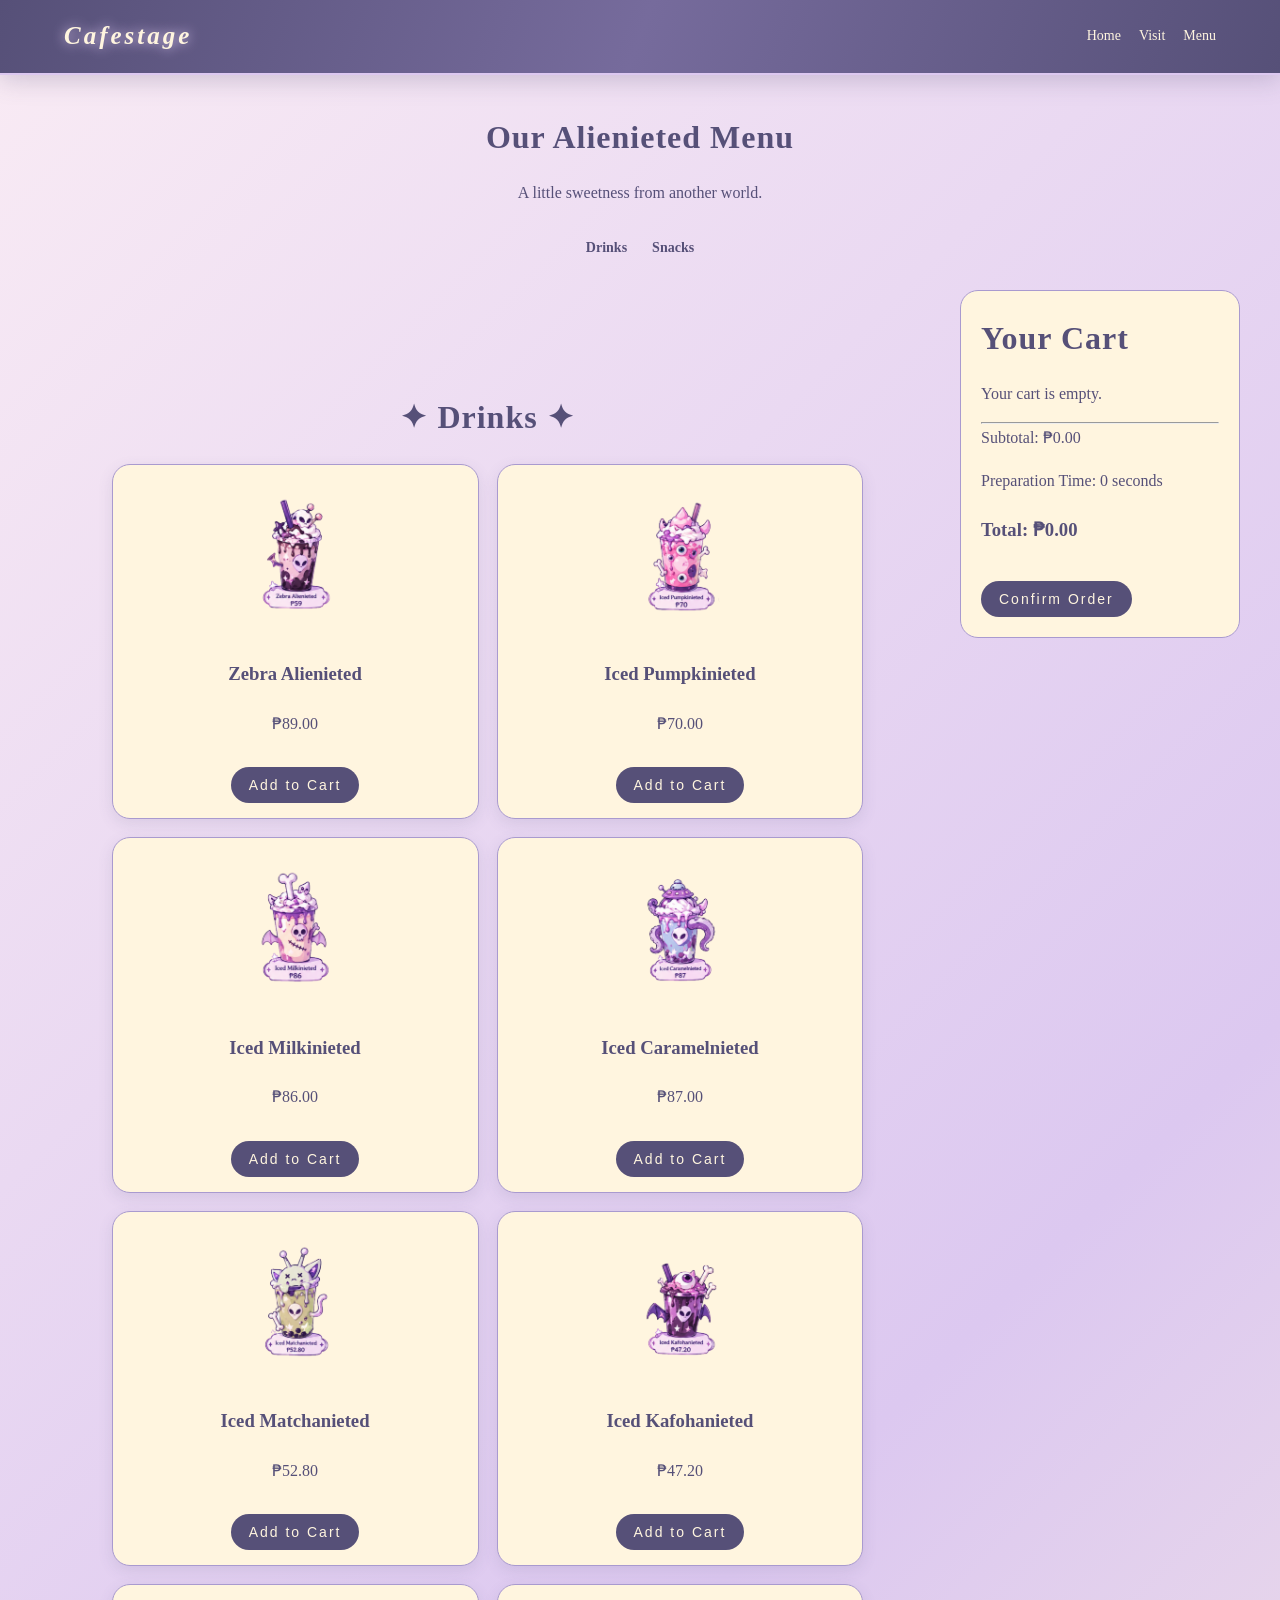
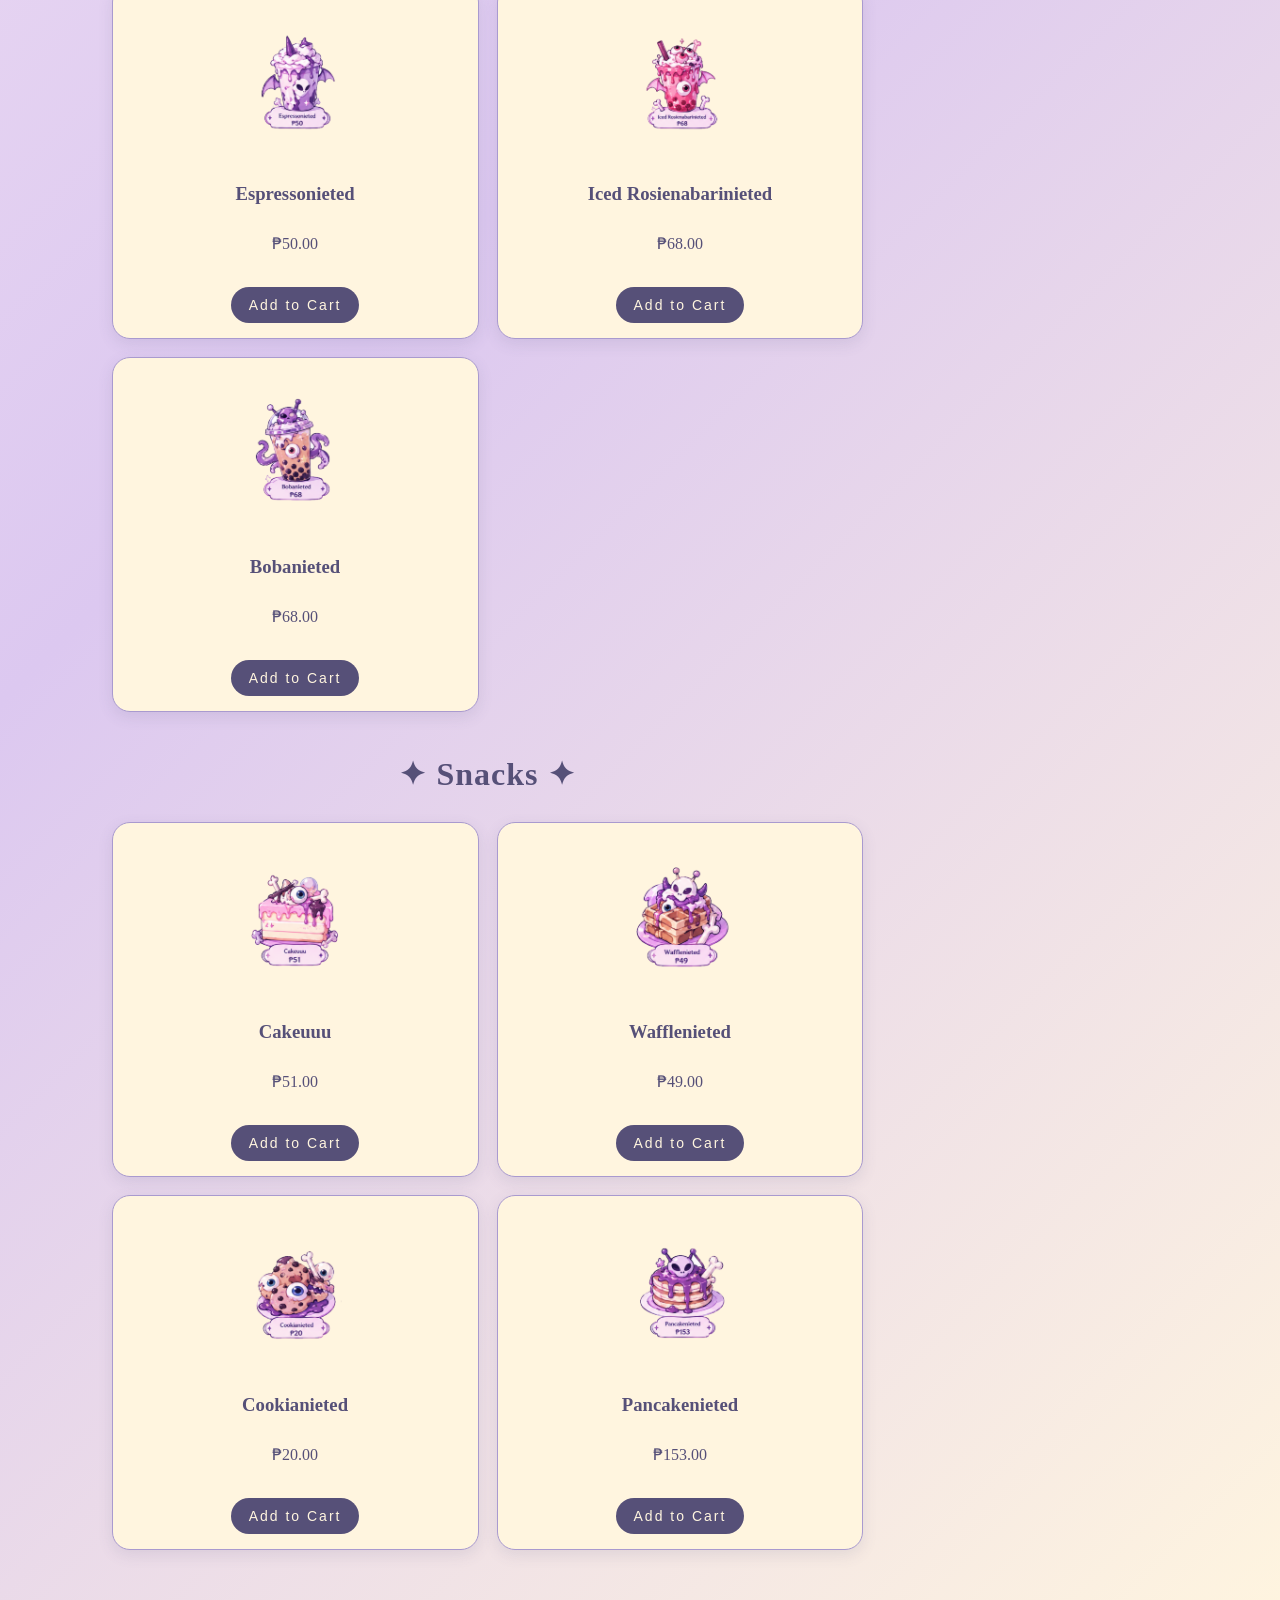
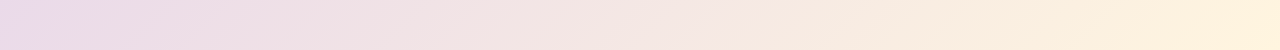
<file: menu.html>
<!DOCTYPE html>
<html lang="en">

<head>
    <meta charset="UTF-8">
    <meta name="viewport" content="width=device-width, initial-scale=1.0">
    <title>Menu | Cafestage</title>
    <link rel="stylesheet" href="style.css">
</head>

<body>

    <header>
        <h1>Cafestage</h1>
        <nav>
            <a href="index.html">Home</a>
            <a href="visit.html">Visit</a>
            <a href="menu.html">Menu</a>
        </nav>
    </header>

    <main class="menu-section">

        <h2>Our Alienieted Menu</h2>
        <p>A little sweetness from another world.</p>

        <nav class="menu-nav">
            <a href="#drinks">Drinks</a>
            <a href="#snacks">Snacks</a>
        </nav>

        <div class="menu-layout">

            <section class="products-area">

                <h2 id="drinks">✦ Drinks ✦</h2>

                <div id="drink-list" class="product-grid"></div>

                <h2 id="snacks">✦ Snacks ✦</h2>

                <div id="snack-list" class="product-grid"></div>

            </section>

            <aside class="cart-area">

                <h2>Your Cart</h2>

                <div id="cart-items">
                    <p>Your cart is empty.</p>
                </div>

                <hr>

                <p>Subtotal: ₱<span id="subtotal">0.00</span></p>

                <p>Preparation Time:
                    <span id="prep-time">0</span> seconds
                </p>

                <h3>Total: ₱<span id="total">0.00</span></h3>

                <button onclick="confirmOrder()">
                    Confirm Order
                </button>

            </aside>

        </div>

    </main>

    <script src="script.js"></script>

</body>
</html>
</file>
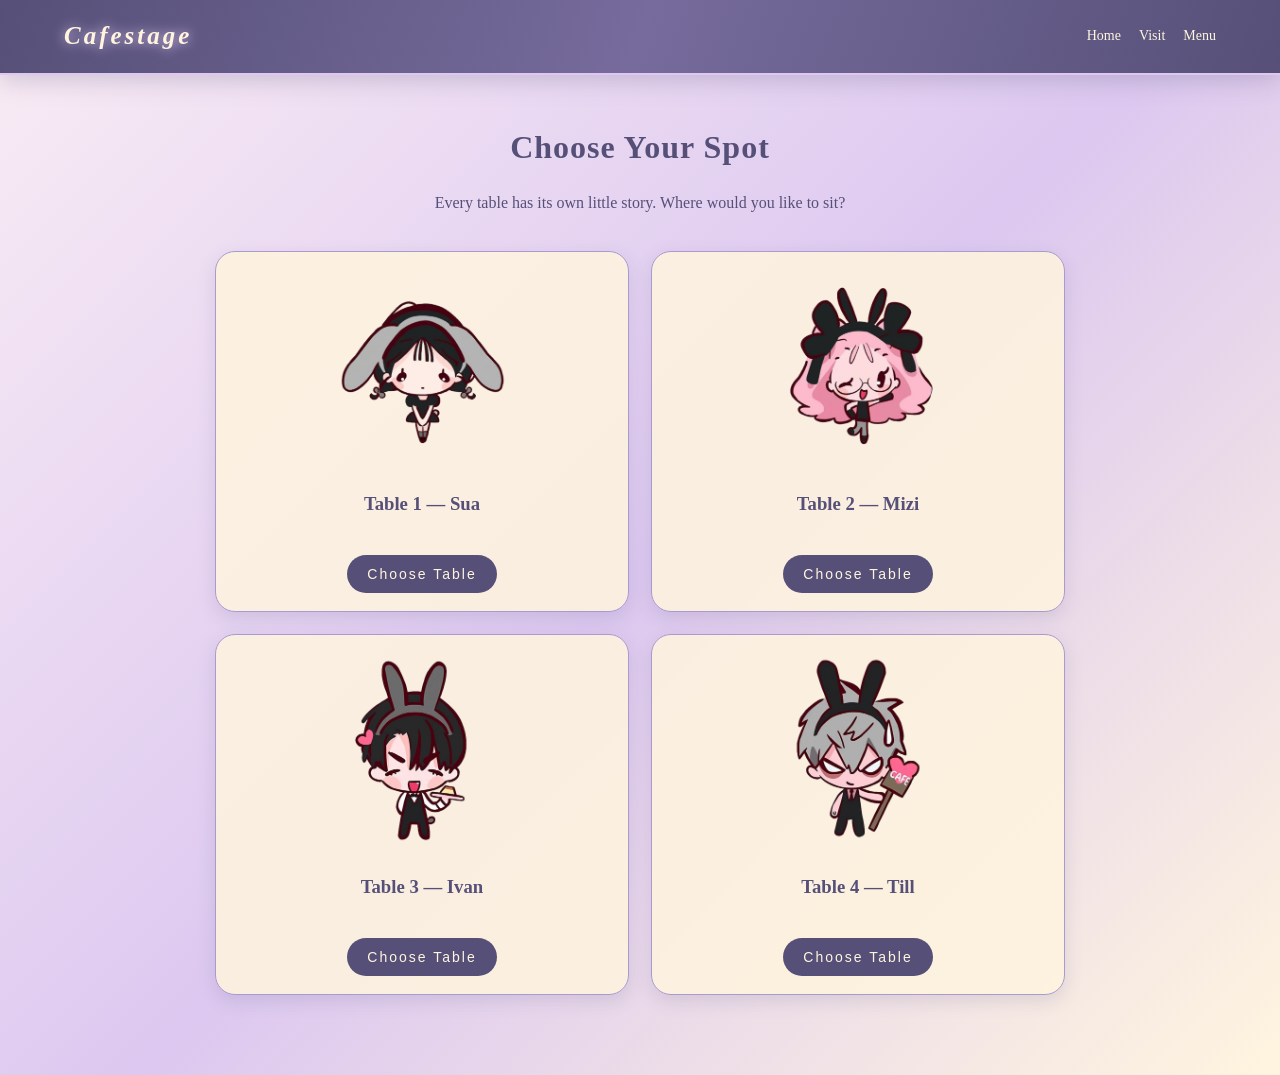
<file: seats.html>
<!DOCTYPE html>
<html lang="en">

<head>
    <meta charset="UTF-8">
    <meta name="viewport" content="width=device-width, initial-scale=1.0">
    <title>Choose Your Table | Cafestage</title>
    <link rel="stylesheet" href="style.css">
</head>

<body>

    <header>
        <h1>Cafestage</h1>
        <nav>
            <a href="index.html">Home</a>
            <a href="visit.html">Visit</a>
            <a href="menu.html">Menu</a>
        </nav>
    </header>

    <main class="seats-section">

        <h2>Choose Your Spot</h2>
        <p>Every table has its own little story. Where would you like to sit?</p>

        <div class="table-grid">

            <div class="table-card">
                <img src="images/sua.png" alt="Sua's table">
                <h3>Table 1 — Sua</h3>
                <button onclick="selectTable('Table 1 — Sua')">
                    Choose Table
                </button>
            </div>

            <div class="table-card">
                <img src="images/mizi.png" alt="Mizi's table">
                <h3>Table 2 — Mizi</h3>
                <button onclick="selectTable('Table 2 — Mizi')">
                    Choose Table
                </button>
            </div>

            <div class="table-card">
                <img src="images/ivan.png" alt="Ivan's table">
                <h3>Table 3 — Ivan</h3>
                <button onclick="selectTable('Table 3 — Ivan')">
                    Choose Table
                </button>
            </div>

            <div class="table-card">
                <img src="images/till.png" alt="Till's table">
                <h3>Table 4 — Till</h3>
                <button onclick="selectTable('Table 4 — Till')">
                    Choose Table
                </button>
            </div>

        </div>

        <div id="selected-table"></div>

    </main>

    <script src="script.js"></script>

</body>
</html>
</file>
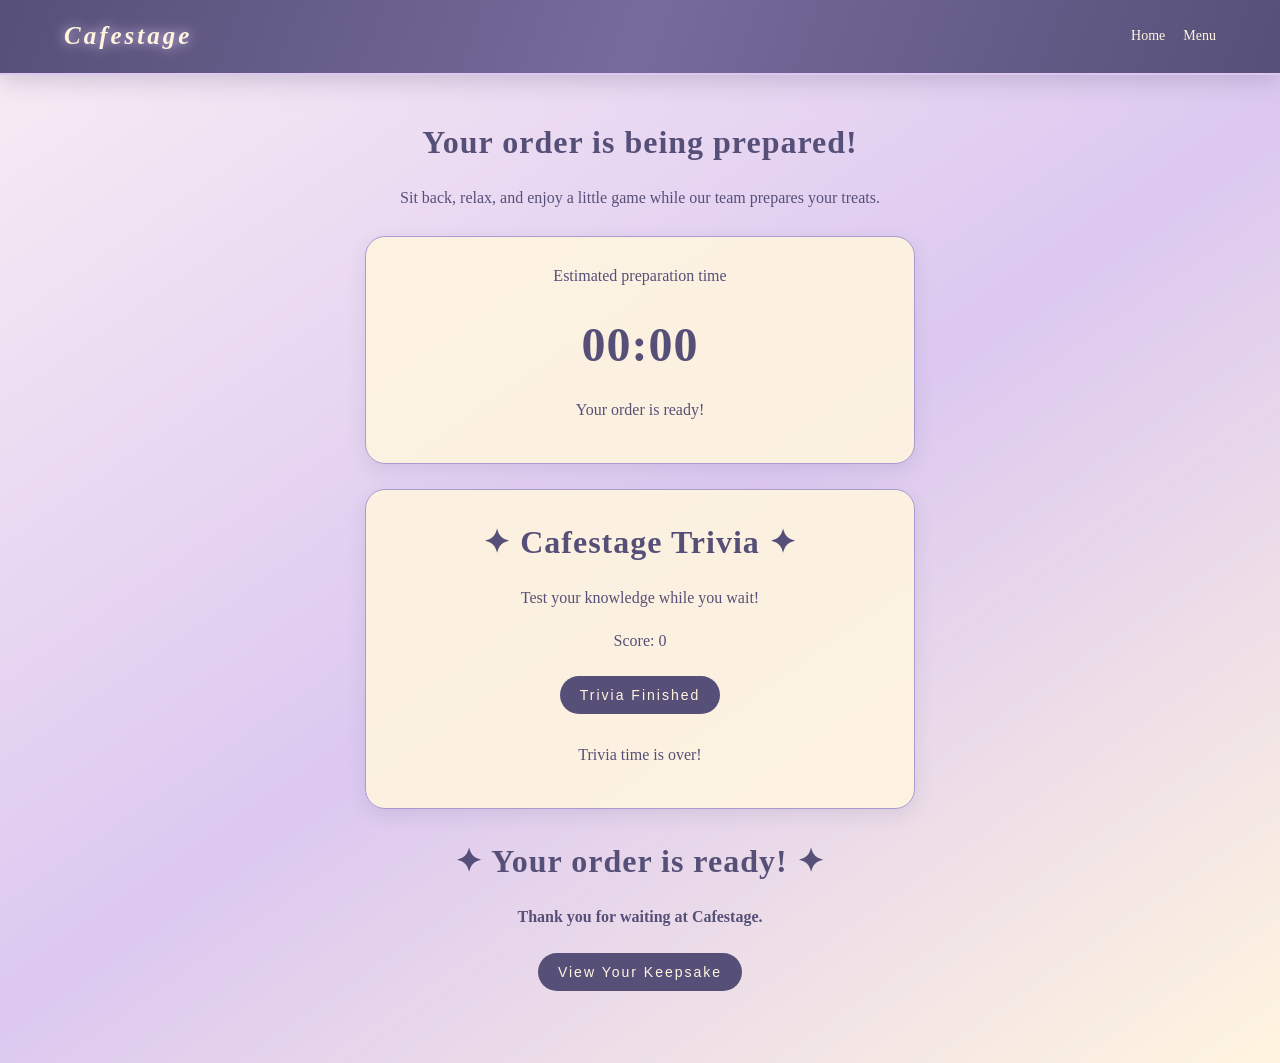
<file: waiting.html>
<!DOCTYPE html>
<html lang="en">

<head>
    <meta charset="UTF-8">
    <meta name="viewport" content="width=device-width, initial-scale=1.0">
    <title>While You Wait | Cafestage</title>
    <link rel="stylesheet" href="style.css">
</head>

<body>

    <header>
        <h1>Cafestage</h1>
        <nav>
            <a href="index.html">Home</a>
            <a href="menu.html">Menu</a>
        </nav>
    </header>

    <main class="waiting-section">

        <h2>Your order is being prepared!</h2>

        <p class="waiting-description">
            Sit back, relax, and enjoy a little game while our
            team prepares your treats.
        </p>

        <div class="timer-card">
            <p>Estimated preparation time</p>
            <h2 id="countdown">00:00</h2>
            <p id="timer-message">Your order is on its way!</p>
        </div>

        <section class="trivia-card">

            <h2>✦ Cafestage Trivia ✦</h2>

            <p>Test your knowledge while you wait!</p>

            <p id="score">Score: 0</p>

            <button id="start-trivia" onclick="startTrivia()">
                Play Trivia
            </button>

            <div id="trivia-area"></div>

        </section>

        <div id="ready-area"></div>

    </main>

    <script src="script.js"></script>

</body>
</html>
</file>
<file: style.css>
/* =================================
   CAFESTAGE - MAIN DESIGN
================================= */

/* 1. COLOR PALETTE */

:root {
    --cloud-pink: #F8EAF4;
    --dream-lavender: #DCC8F0;
    --twilight: #A99ACF;
    --midnight-plum: #565078;
    --starlight-cream: #FFF5DF;
}


/* 2. BASIC SETTINGS */

* {
    margin: 0;
    padding: 0;
    box-sizing: border-box;
    scroll-behavior: smooth;
}

body {
    font-family: Georgia, serif;
    background: var(--cloud-pink);
    color: var(--midnight-plum);
    line-height: 1.7;
}


/* 3. HEADER AND NAVIGATION */

header {
    background: var(--midnight-plum);
    color: var(--starlight-cream);

    padding: 15px 5%;

    display: flex;
    align-items: center;
    justify-content: space-between;
    flex-wrap: wrap;

    gap: 15px;
}

header img {
    width: 55px;
    height: 55px;
    object-fit: contain;
}

header h1 {
    font-size: 25px;
    letter-spacing: 3px;
}

nav {
    display: flex;
    flex-wrap: wrap;
    gap: 18px;
}

nav a {
    color: var(--starlight-cream);
    text-decoration: none;
    font-size: 14px;
    transition: 0.3s;
}

nav a:hover {
    color: var(--dream-lavender);
}


/* 4. GENERAL SECTIONS */

section {
    padding: 65px 8%;
    text-align: center;
}

h2 {
    font-size: 32px;
    margin-bottom: 15px;
    letter-spacing: 1px;
}

h3 {
    margin: 20px 0;
}

p {
    margin-bottom: 15px;
}


/* 5. HOMEPAGE WELCOME */

#home {
    min-height: 85vh;

    display: flex;
    flex-direction: column;
    justify-content: center;
    align-items: center;

    background:
        radial-gradient(
            circle at top,
            #FFF5DF,
            #F8EAF4,
            #DCC8F0
        );

    padding: 50px 7%;
}

#home > p:first-child {
    letter-spacing: 5px;
    font-size: 12px;
}

#home h2 {
    font-size: 48px;
    letter-spacing: 5px;
}

#home img {
    max-width: 100%;
    height: auto;
    border-radius: 15px;
    margin: 15px 0;
}

#home img:nth-of-type(2) {
    width: 420px;
    max-height: 220px;
    object-fit: cover;
}


/* 6. BUTTON DESIGN */

button,
#home a {
    display: inline-block;

    background: var(--midnight-plum);
    color: var(--starlight-cream);

    border: 1px solid var(--twilight);
    border-radius: 30px;

    padding: 13px 30px;
    margin-top: 15px;

    font-size: 14px;
    letter-spacing: 2px;

    text-decoration: none;
    cursor: pointer;

    transition: 0.3s;
}

button:hover,
#home a:hover {
    background: var(--twilight);
    color: white;

    box-shadow: 0 0 20px #A99ACF;
    transform: translateY(-3px);
}


/* 7. ABOUT SECTION */

#about {
    background: var(--starlight-cream);
    padding: 80px 12%;
}

#about h2 {
    color: var(--midnight-plum);
}

#about p {
    max-width: 750px;
    margin: 15px auto;
}


/* 8. FOOTER */

footer {
    background: var(--midnight-plum);
    color: var(--starlight-cream);

    padding: 35px 15px;
    text-align: center;
}

footer a {
    color: var(--dream-lavender);
    text-decoration: none;
    margin: 10px;
}


/* 9. MOBILE RESPONSIVENESS */

@media (max-width: 600px) {

    header {
        justify-content: center;
        text-align: center;
    }

    nav {
        justify-content: center;
        gap: 12px;
    }

    nav a {
        font-size: 12px;
    }

    #home h2 {
        font-size: 34px;
    }

    h2 {
        font-size: 26px;
    }

    section {
        padding: 45px 6%;
    }

    #about {
        padding: 55px 8%;
    }
}


/* =================================
   CAFESTAGE - CELESTIAL ENHANCEMENTS
================================= */

/* BACKGROUND ATMOSPHERE */

body {
    background:
        radial-gradient(
            ellipse at 15% 10%,
            rgba(220, 200, 240, 0.8),
            transparent 45%
        ),
        radial-gradient(
            ellipse at 85% 80%,
            rgba(169, 154, 207, 0.35),
            transparent 45%
        ),
        #F8EAF4;
}


/* HEADER ENHANCEMENT */

header {
    background:
        linear-gradient(
            110deg,
            #565078,
            #766B9C,
            #565078
        );

    box-shadow: 0 5px 25px rgba(86, 80, 120, 0.25);

    border-bottom: 2px solid #DCC8F0;

    position: sticky;
    top: 0;
    z-index: 100;
}

header h1 {
    font-family: Georgia, serif;
    font-style: italic;
    text-shadow: 0 0 12px #DCC8F0;
}

header img {
    filter: drop-shadow(0 0 8px #DCC8F0);
}


/* NAVIGATION EFFECTS */

nav a {
    position: relative;
    padding: 5px 0;
}

nav a::after {
    content: "";
    position: absolute;
    bottom: -4px;
    left: 0;

    width: 0;
    height: 2px;

    background: #FFF5DF;
    transition: 0.3s;
}

nav a:hover::after {
    width: 100%;
}


/* HOMEPAGE WELCOME */

#home {
    position: relative;
    overflow: hidden;

    background:
        linear-gradient(
            135deg,
            #FFF5DF,
            #F8EAF4,
            #DCC8F0,
            #A99ACF
        );

    border-bottom: 1px solid #DCC8F0;
}

#home::before {
    content: "✦     ☾     ✧";
    position: absolute;
    top: 30px;
    left: 8%;

    font-size: 30px;
    color: #A99ACF;
    letter-spacing: 20px;
}

#home::after {
    content: "✧     ✦     ☽";
    position: absolute;
    bottom: 25px;
    right: 8%;

    font-size: 30px;
    color: #A99ACF;
    letter-spacing: 20px;
}

#home > p:first-child {
    color: #766B9C;
    font-weight: bold;
}

#home h2 {
    color: #565078;

    font-family: Georgia, serif;
    font-style: italic;

    text-shadow:
        2px 3px 0 #FFF5DF,
        0 0 20px rgba(169, 154, 207, 0.7);
}

#home img:first-of-type {
    width: min(850px, 100%);
    border: 5px solid #FFF5DF;

    box-shadow:
        0 10px 35px rgba(86, 80, 120, 0.25);
}

#home img:nth-of-type(2) {
    border: 3px solid #FFF5DF;

    box-shadow:
        0 0 25px rgba(86, 80, 120, 0.25);
}


/* ENTER CAFE BUTTON */

#home a {
    margin-top: 25px;
    padding: 16px 45px;

    border: 2px solid #FFF5DF;

    background:
        linear-gradient(
            135deg,
            #565078,
            #8D7FB7
        );

    box-shadow:
        0 0 15px rgba(169, 154, 207, 0.7),
        0 8px 20px rgba(86, 80, 120, 0.2);

    font-weight: bold;
}

#home a:hover {
    letter-spacing: 4px;
    box-shadow: 0 0 30px #A99ACF;
}


/* ABOUT SECTION */

#about {
    position: relative;

    background:
        linear-gradient(
            145deg,
            #FFF5DF,
            #F8EAF4
        );

    border-top: 5px double #DCC8F0;
    border-bottom: 5px double #DCC8F0;
}

#about h2 {
    font-family: Georgia, serif;
    font-style: italic;
    font-size: 36px;
}

#about h2::after {
    content: " ✦";
    color: #A99ACF;
}

#about p {
    line-height: 2;
    color: #565078;
}


/* FOOTER ENHANCEMENT */

footer {
    background:
        linear-gradient(
            120deg,
            #565078,
            #766B9C,
            #565078
        );

    border-top: 3px solid #DCC8F0;
}

footer a {
    display: inline-block;
    padding: 7px 15px;

    border: 1px solid #A99ACF;
    border-radius: 20px;

    transition: 0.3s;
}

footer a:hover {
    background: #DCC8F0;
    color: #565078;
}


/* MOBILE ADJUSTMENTS */

@media (max-width: 600px) {

    #home::before,
    #home::after {
        font-size: 18px;
        letter-spacing: 8px;
    }

    #home h2 {
        font-size: 36px;
    }

    #about h2 {
        font-size: 29px;
    }

}


/* =========================
   VISIT PAGE
========================= */

.visit-section {
    text-align: center;
    padding: 50px 20px;
    min-height: 80vh;
    background: linear-gradient(
        145deg,
        #F8EAF4,
        #DCC8F0,
        #FFF5DF
    );
}

.visit-section h2 {
    color: #565078;
    font-size: 2rem;
}

.visit-section h3 {
    color: #565078;
    margin-top: 30px;
}

.visit-gif {
    width: 220px;
    max-width: 85%;
    display: block;
    margin: 25px auto;
    border-radius: 18px;
}

.visit-options {
    display: flex;
    justify-content: center;
    gap: 15px;
    flex-wrap: wrap;
    margin: 25px;
}

.visit-options button {
    background: #565078;
    color: #FFF5DF;
    border: 2px solid #A99ACF;
    padding: 13px 28px;
    border-radius: 25px;
    cursor: pointer;
    font-size: 1rem;
}

.visit-options button:hover {
    background: #A99ACF;
    transform: translateY(-3px);
}



/* =========================
   TABLE SELECTION PAGE
========================= */

.seats-section {
    text-align: center;
    padding: 45px 20px;
    min-height: 80vh;
    background: linear-gradient(
        135deg,
        #F8EAF4,
        #DCC8F0,
        #FFF5DF
    );
}

.seats-section h2 {
    color: #565078;
    font-size: 2rem;
}

.table-grid {
    display: grid;
    grid-template-columns: repeat(2, minmax(0, 1fr));
    gap: 22px;
    max-width: 850px;
    margin: 35px auto;
}

.table-card {
    background: rgba(255, 245, 223, 0.85);
    padding: 18px;
    border: 1px solid #A99ACF;
    border-radius: 20px;
    box-shadow: 0 6px 18px rgba(86, 80, 120, 0.15);
}

.table-card img {
    width: 100%;
    height: 190px;
    object-fit: contain;
    border-radius: 12px;
}

.table-card h3 {
    color: #565078;
}

.table-card button {
    background: #565078;
    color: #FFF5DF;
    padding: 11px 20px;
    border: none;
    border-radius: 20px;
    cursor: pointer;
}

#selected-table {
    margin: 30px auto;
    max-width: 600px;
    color: #565078;
}

@media (max-width: 600px) {
    .table-grid {
        grid-template-columns: 1fr;
    }
}



/* =========================
   MENU PAGE
========================= */

.menu-section {
    padding: 35px 20px;
    min-height: 100vh;
    background: linear-gradient(
        135deg,
        #F8EAF4,
        #DCC8F0,
        #FFF5DF
    );
}

.menu-section > h2,
.menu-section > p {
    text-align: center;
    color: #565078;
}

.menu-nav {
    display: flex;
    justify-content: center;
    gap: 25px;
    margin: 25px;
}

.menu-nav a {
    color: #565078;
    font-weight: bold;
    text-decoration: none;
}

.menu-layout {
    display: grid;
    grid-template-columns: minmax(0, 1fr) 280px;
    gap: 25px;
    max-width: 1200px;
    margin: auto;
    align-items: start;
}

.products-area h2 {
    color: #565078;
    text-align: center;
    margin: 35px 0 20px;
}

.product-grid {
    display: grid;
    grid-template-columns: repeat(2, minmax(0, 1fr));
    gap: 18px;
}

.product-card {
    background: #FFF5DF;
    border: 1px solid #A99ACF;
    border-radius: 18px;
    padding: 15px;
    text-align: center;
    box-shadow: 0 5px 15px rgba(86, 80, 120, 0.12);
}

.product-card img {
    width: 100%;
    height: 150px;
    object-fit: contain;
}

.product-card h3 {
    color: #565078;
}

.product-card button,
.cart-area button {
    background: #565078;
    color: #FFF5DF;
    border: none;
    border-radius: 20px;
    padding: 10px 18px;
    cursor: pointer;
}

.cart-area {
    background: #FFF5DF;
    border: 1px solid #A99ACF;
    border-radius: 18px;
    padding: 20px;
    position: sticky;
    top: 100px;
    color: #565078;
}

.cart-item {
    border-bottom: 1px solid #DCC8F0;
    padding: 10px 0;
}

.cart-item button {
    padding: 4px 10px;
    margin: 3px;
}

@media (max-width: 750px) {
    .menu-layout {
        grid-template-columns: 1fr;
    }

    .cart-area {
        position: static;
    }
}

@media (max-width: 450px) {
    .product-grid {
        grid-template-columns: 1fr;
    }
}


/* =========================
   WAITING PAGE
========================= */

.waiting-section {
    min-height: 85vh;
    padding: 40px 20px;
    text-align: center;
    background: linear-gradient(
        145deg,
        #F8EAF4,
        #DCC8F0,
        #FFF5DF
    );
}

.waiting-section > h2 {
    color: #565078;
    font-size: 2rem;
}

.waiting-description {
    color: #565078;
}

.timer-card,
.trivia-card {
    background: rgba(255, 245, 223, 0.9);
    border: 1px solid #A99ACF;
    border-radius: 20px;
    padding: 25px;
    max-width: 550px;
    margin: 25px auto;
    box-shadow: 0 6px 18px rgba(86, 80, 120, 0.12);
    color: #565078;
}

#countdown {
    font-size: 3rem;
    color: #565078;
    margin: 10px;
}

.trivia-card button,
#ready-area button {
    background: #565078;
    color: #FFF5DF;
    padding: 11px 20px;
    border: none;
    border-radius: 20px;
    margin: 7px;
    cursor: pointer;
}

.trivia-option {
    display: block;
    width: 100%;
    margin: 10px 0;
    padding: 12px;
    background: #DCC8F0;
    color: #565078;
    border: 1px solid #A99ACF;
    border-radius: 12px;
    cursor: pointer;
}

.trivia-option:disabled {
    opacity: 0.7;
    cursor: default;
}

#trivia-area {
    margin-top: 20px;
}

#ready-area {
    color: #565078;
    font-weight: bold;
    margin: 25px auto;
}


/* =========================
   KEEPSAKE PAGE
========================= */

.keepsake-section {
    text-align: center;
    padding: 40px 20px;
    min-height: 100vh;
    background:
        radial-gradient(circle at top, #FFF5DF, transparent 45%),
        linear-gradient(135deg, #F8EAF4, #DCC8F0, #FFF5DF);
}

.keepsake-section > h2 {
    color: #565078;
    font-size: 2rem;
}

.ready-gif {
    width: 260px;
    max-width: 85%;
    border-radius: 20px;
    margin: 20px auto;
    display: block;
}

.keepsake-message {
    max-width: 600px;
    margin: 20px auto 35px;
    color: #565078;
    line-height: 1.8;
}

.receipt-card {
    max-width: 450px;
    margin: 30px auto;
    padding: 25px;
    background: #FFF5DF;
    color: #565078;
    border: 2px dashed #A99ACF;
    border-radius: 12px;
    text-align: left;
    box-shadow: 0 8px 20px rgba(86, 80, 120, 0.15);
}

.receipt-card h2,
.receipt-card h3 {
    text-align: center;
}

.receipt-card hr {
    border: none;
    border-top: 1px dashed #A99ACF;
    margin: 18px 0;
}

.receipt-item {
    display: flex;
    justify-content: space-between;
    gap: 12px;
    margin: 10px 0;
}

.creators-section {
    max-width: 850px;
    margin: 55px auto;
    color: #565078;
}

.creator-grid {
    display: grid;
    grid-template-columns: repeat(2, minmax(0, 1fr));
    gap: 25px;
    margin-top: 25px;
}

.creator-card {
    background: #FFF5DF;
    padding: 20px;
    border: 1px solid #A99ACF;
    border-radius: 20px;
}

.creator-card img {
    width: 150px;
    height: 150px;
    max-width: 100%;
    object-fit: cover;
    border-radius: 50%;
    border: 4px solid #DCC8F0;
}

.creator-card h3 {
    color: #565078;
}

.creator-card a {
    color: #565078;
}

.letter-section {
    max-width: 650px;
    margin: 45px auto;
    color: #565078;
}

.envelope {
    background: #DCC8F0;
    border: 2px solid #A99ACF;
    border-radius: 15px;
    padding: 25px;
    cursor: pointer;
    max-width: 300px;
    margin: 20px auto;
    box-shadow: 0 5px 15px rgba(86, 80, 120, 0.12);
}

.envelope-icon {
    font-size: 55px;
}

.letter-content {
    display: none;
    background: #FFF5DF;
    border: 1px solid #A99ACF;
    border-radius: 15px;
    padding: 25px;
    text-align: left;
    line-height: 1.8;
    margin: 20px auto;
}

.letter-content.open {
    display: block;
}

.home-button {
    background: #565078;
    color: #FFF5DF;
    padding: 13px 30px;
    border: none;
    border-radius: 25px;
    cursor: pointer;
    margin: 30px;
}

@media (max-width: 500px) {
    .creator-grid {
        grid-template-columns: 1fr;
    }

    .receipt-card {
        padding: 18px;
    }
}
</file>
